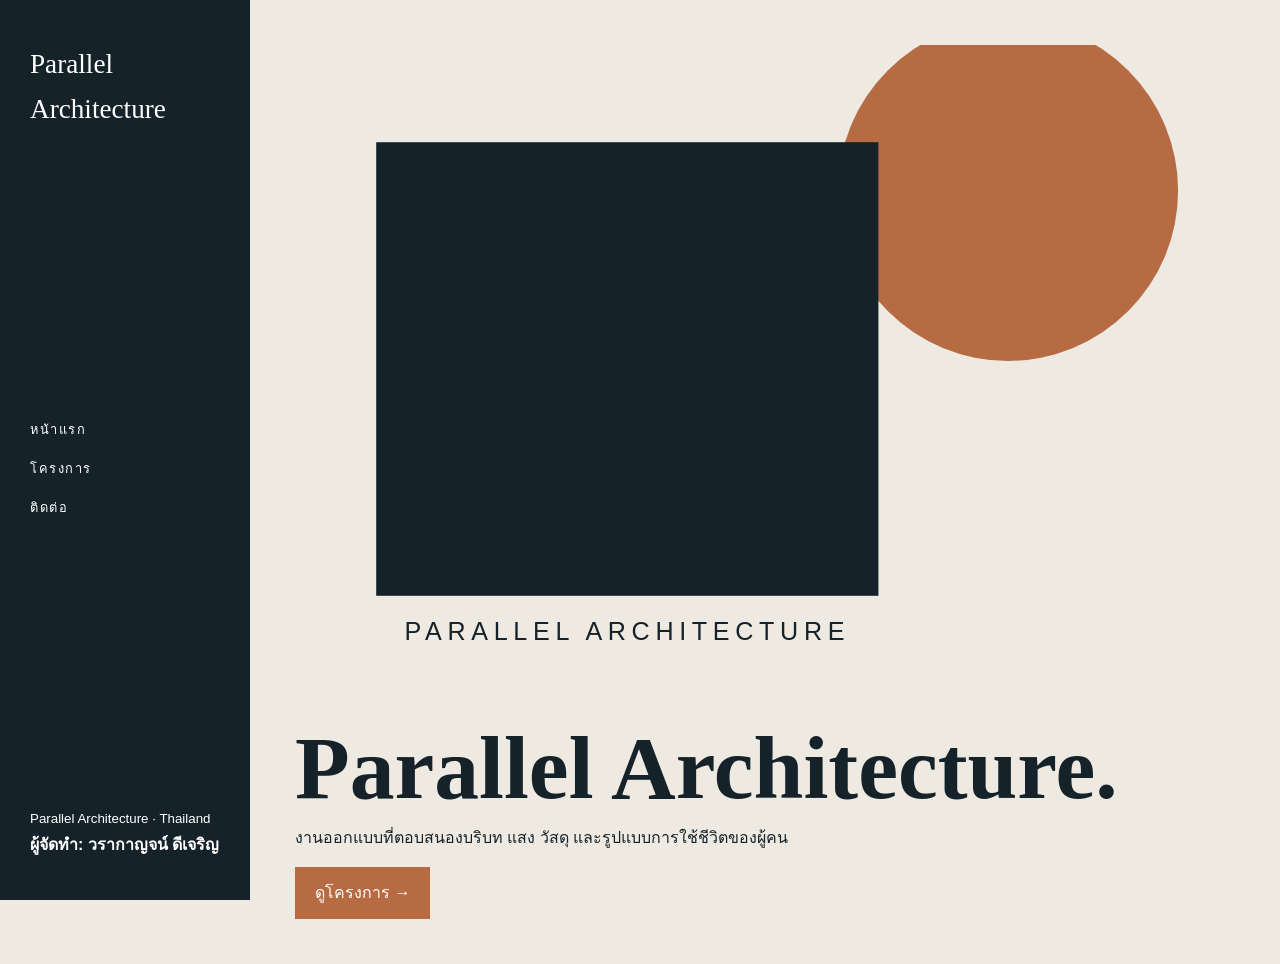
<file: index.html>
<!doctype html><html lang="th"><head><meta charset="utf-8"><meta name="viewport" content="width=device-width,initial-scale=1"><title>หน้าแรก | Axis Studio</title><link rel="stylesheet" href="assets/style.css"></head><body class="sidebar"><aside class="side"><a class="brand" href="start.html">Parallel Architecture</a><nav class="links"><a href="index.html">หน้าแรก</a><a href="projects.html">โครงการ</a><a href="contact.html">ติดต่อ</a></nav><div><small>Parallel Architecture · Thailand</small><div class="footer-student">ผู้จัดทำ: วรากาญจน์ ดีเจริญ</div></div></aside><main class="hero"><img src="images/architecture-hero.svg" alt="สตูดิโอสถาปัตยกรรม"><h1>Parallel Architecture.</h1><p>งานออกแบบที่ตอบสนองบริบท แสง วัสดุ และรูปแบบการใช้ชีวิตของผู้คน</p><a class="button" href="projects.html">ดูโครงการ →</a></main><footer class="mobile-footer">ผู้จัดทำ: ชื่อนักศึกษา</footer></body></html>
</file>
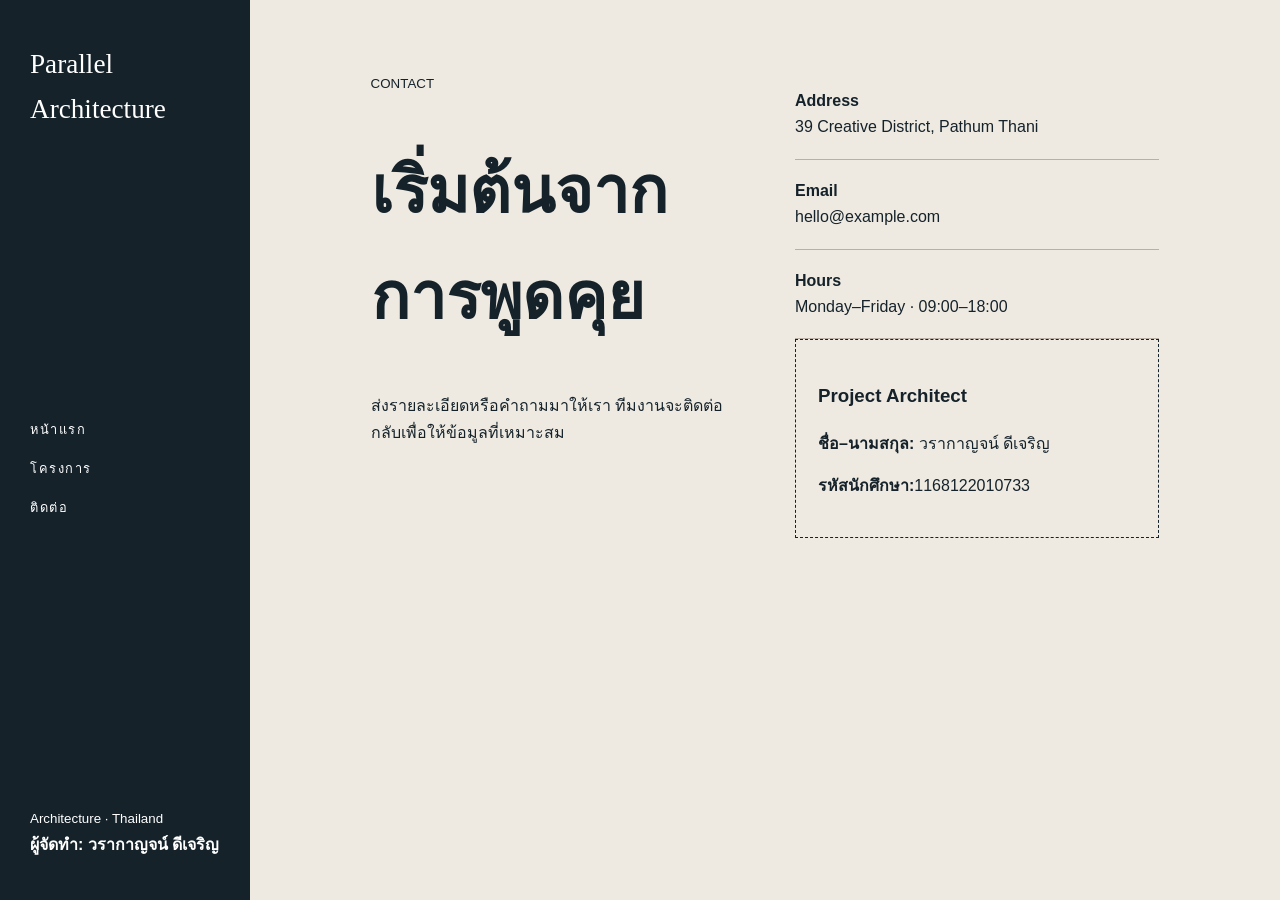
<file: contact.html>
<!doctype html><html lang="th"><head><meta charset="utf-8"><meta name="viewport" content="width=device-width,initial-scale=1"><title>ติดต่อ | Parallel Architecture</title><link rel="stylesheet" href="assets/style.css"></head><body class="sidebar"><aside class="side"><a class="brand" href="start.html">Parallel Architecture</a><nav class="links"><a href="index.html">หน้าแรก</a><a href="projects.html">โครงการ</a><a href="contact.html">ติดต่อ</a></nav><div><small>Architecture · Thailand</small><div class="footer-student">ผู้จัดทำ: วรากาญจน์ ดีเจริญ</div></div></aside><main class="contact"><div class="container contact-grid"><div class="contact-lead"><small>CONTACT</small><h1>เริ่มต้นจากการพูดคุย</h1><p>ส่งรายละเอียดหรือคำถามมาให้เรา ทีมงานจะติดต่อกลับเพื่อให้ข้อมูลที่เหมาะสม</p></div><div class="contact-info"><div class="detail"><strong>Address</strong><br>39 Creative District, Pathum Thani</div><div class="detail"><strong>Email</strong><br>hello@example.com</div><div class="detail"><strong>Hours</strong><br>Monday–Friday · 09:00–18:00</div><div class="student"><h3>Project Architect</h3><p><strong>ชื่อ–นามสกุล:</strong> วรากาญจน์ ดีเจริญ</p><p><strong>รหัสนักศึกษา:</strong>1168122010733</p></div></div></div></main><footer class="mobile-footer">ผู้จัดทำ: ชื่อนักศึกษา</footer></body></html>
</file>
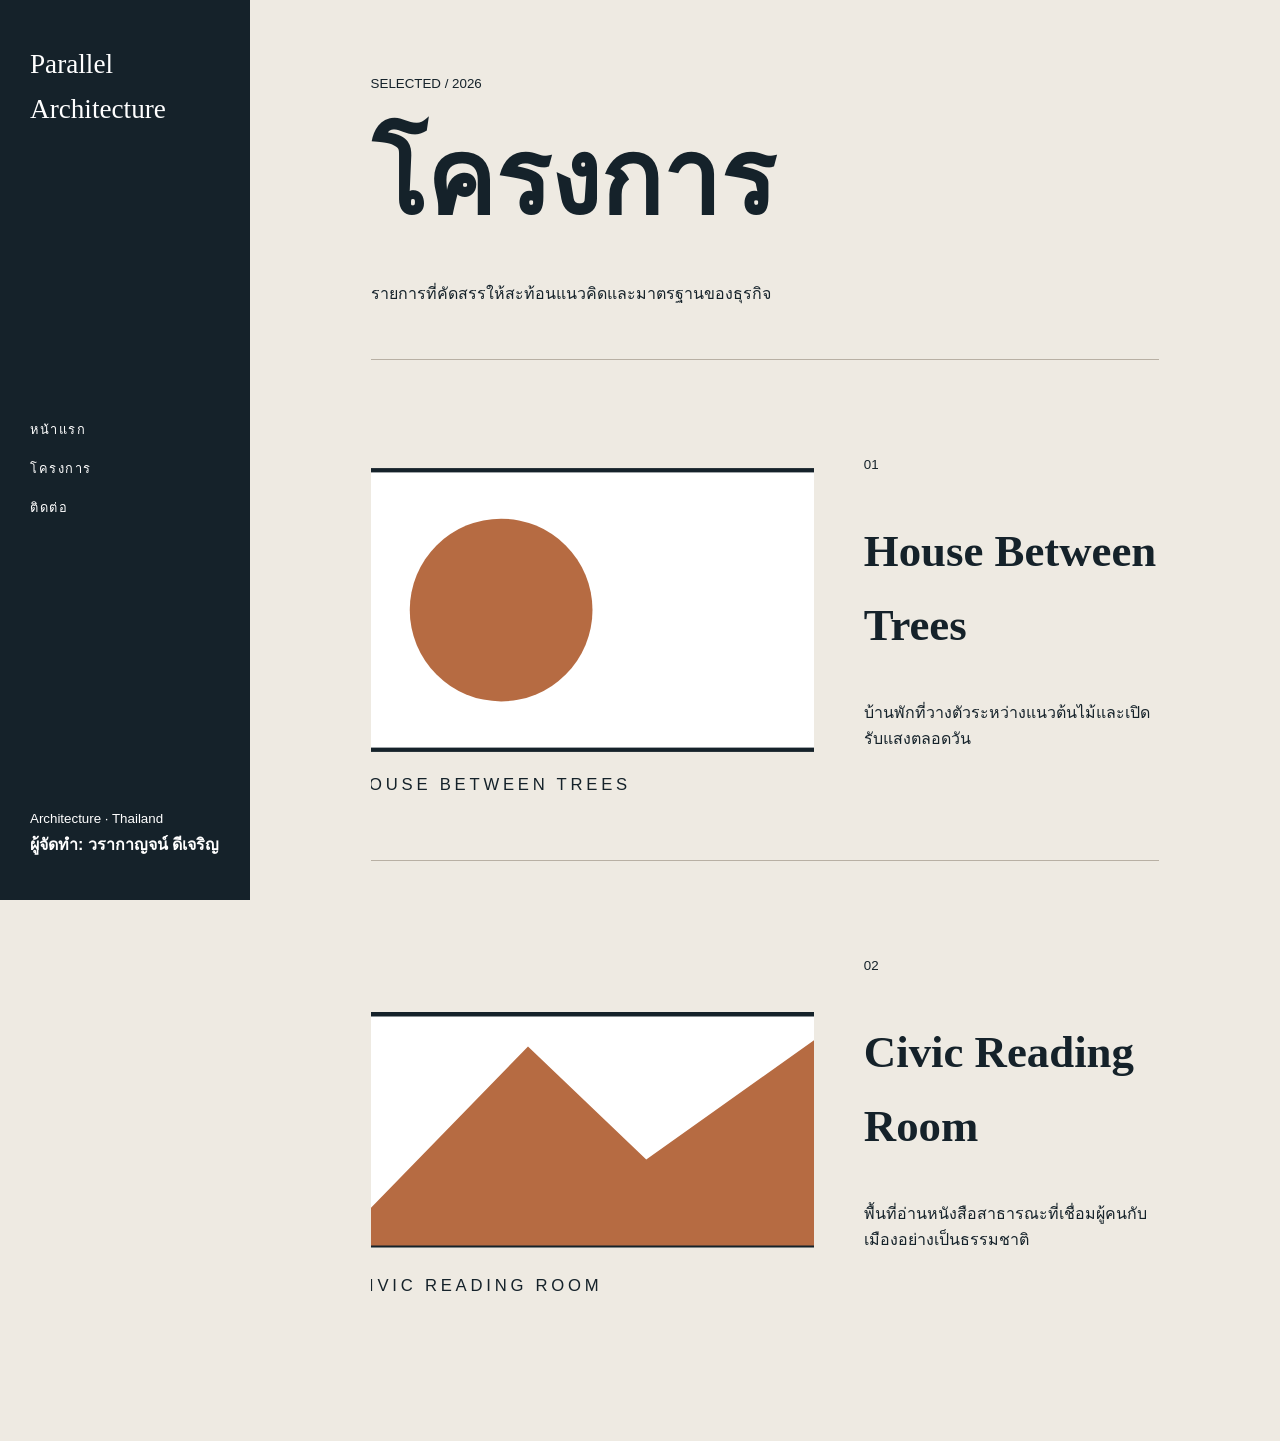
<file: projects.html>
<!doctype html><html lang="th"><head><meta charset="utf-8"><meta name="viewport" content="width=device-width,initial-scale=1"><title>โครงการ |Parallel Architecture</title><link rel="stylesheet" href="assets/style.css"></head><body class="sidebar"><aside class="side"><a class="brand" href="start.html">Parallel Architecture</a><nav class="links"><a href="index.html">หน้าแรก</a><a href="projects.html">โครงการ</a><a href="contact.html">ติดต่อ</a></nav><div><small>Architecture · Thailand</small><div class="footer-student">ผู้จัดทำ: วรากาญจน์ ดีเจริญ</div></div></aside><main><section class="page-head"><div class="container"><small>SELECTED / 2026</small><h1>โครงการ</h1><p>รายการที่คัดสรรให้สะท้อนแนวคิดและมาตรฐานของธุรกิจ</p></div></section><section class="listing"><div class="container"><article class="entry"><img src="images/house-new.svg" alt="House Between Trees"><div><small>01</small><h2>House Between Trees</h2><p>บ้านพักที่วางตัวระหว่างแนวต้นไม้และเปิดรับแสงตลอดวัน</p></div></article><article class="entry"><img src="images/civic-new.svg" alt="Civic Reading Room"><div><small>02</small><h2>Civic Reading Room</h2><p>พื้นที่อ่านหนังสือสาธารณะที่เชื่อมผู้คนกับเมืองอย่างเป็นธรรมชาติ</p></div></article></div></section></main><footer class="mobile-footer">ผู้จัดทำ: วรากาญจน์ ดีเจริญ</footer></body></html>
</file>
<file: assets/style.css>
*{box-sizing:border-box}html{scroll-behavior:smooth}body{margin:0;font-family:Arial,"Noto Sans Thai",sans-serif;color:#172033;background:#fff;line-height:1.65}a{color:inherit}.container{width:min(1160px,90%);margin:auto}img{display:block;max-width:100%;object-fit:cover}.student{padding:22px;border:1px dashed currentColor}.footer-student{font-weight:700}body{padding-left:250px;background:#eeeae2;color:#15222a}.side{position:fixed;left:0;top:0;width:250px;height:100vh;padding:42px 30px;background:#15222a;color:#fff;display:flex;flex-direction:column;justify-content:space-between}.brand{font-family:Georgia,serif;font-size:1.7rem;text-decoration:none}.links{display:flex;flex-direction:column;gap:18px}.links a{text-decoration:none;font-size:.8rem;letter-spacing:.12em;text-transform:uppercase}.hero{padding:45px}.hero img{width:100%;height:72vh}.hero h1{font-family:Georgia,serif;font-size:clamp(3.4rem,7vw,7rem);line-height:.9;margin:35px 0 10px}.button{display:inline-block;padding:13px 20px;background:#b66b42;color:#fff;text-decoration:none}.page-head{padding:70px 6vw 35px}.page-head h1{font-family:Georgia,serif;font-size:clamp(4rem,8vw,7rem);margin:0}.listing{padding:0 6vw 80px}.entry{display:grid;grid-template-columns:1.2fr .8fr;gap:50px;align-items:center;padding:35px 0;border-top:1px solid #b8b0a4}.entry img{width:100%;height:430px}.entry h2{font-family:Georgia,serif;font-size:2.8rem}.contact{padding:70px 6vw}.contact-grid{display:grid;grid-template-columns:1fr 1fr;gap:60px}.contact h1{font-family:Georgia,serif;font-size:4rem}.detail{padding:18px 0;border-bottom:1px solid #b8b0a4}.mobile-footer{display:none}@media(max-width:800px){body{padding-left:0}.nav{height:auto;min-height:80px;display:flex;align-items:flex-start;flex-direction:column;padding:18px 0}.links{width:100%;flex-direction:row;justify-content:space-between;gap:8px}.hero-grid,.hero,.bento,.entry,.entry:nth-child(even),.contact-grid{grid-template-columns:1fr}.hero{min-height:auto}.hero-bg{height:680px;position:relative}.fullscreen .hero{margin-top:0}.hero-media,.hero img,.entry img{height:400px}.hero-copy{order:2;padding:45px 5vw}.entry:nth-child(even) img{order:0}.side{position:static;width:100%;height:auto;gap:25px}.side .links{display:flex}.mobile-footer{display:block;padding:25px;background:#15222a;color:#fff}.magazine .nav{display:flex}.bento{grid-template-rows:auto}.hero-copy{grid-row:auto}.footer-row{flex-direction:column;gap:15px}}
</file>
